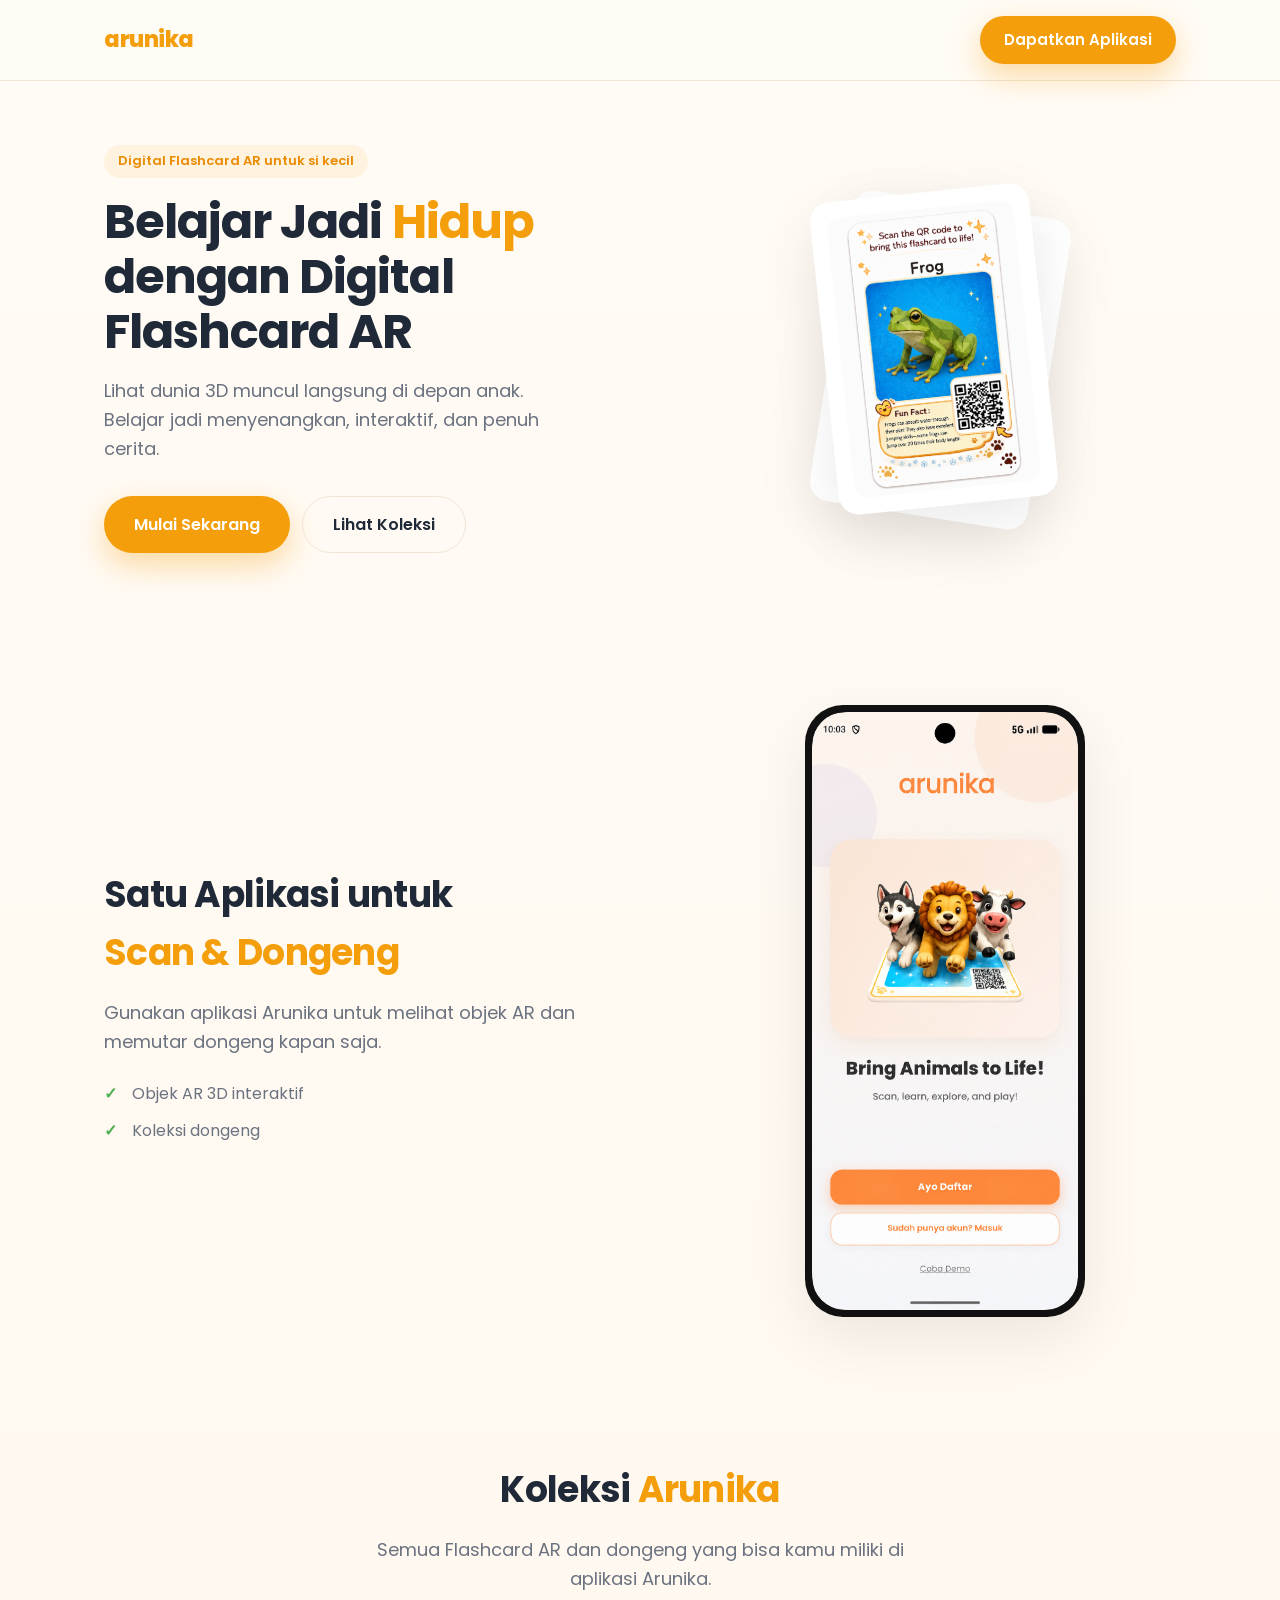
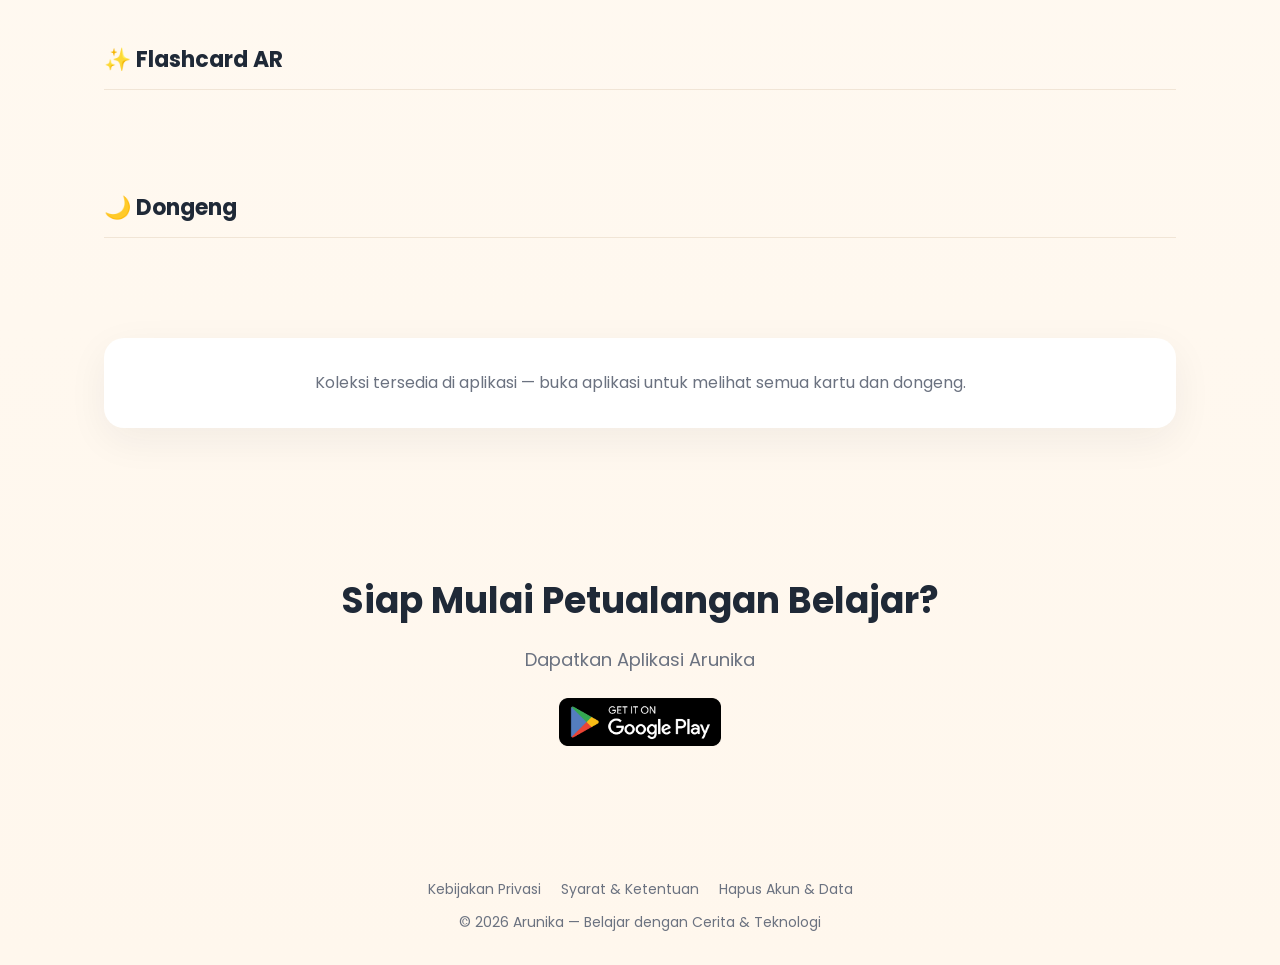
<file: index.html>
<!DOCTYPE html>
<html lang="id">
<head>
  <meta charset="UTF-8" />
  <meta name="viewport" content="width=device-width, initial-scale=1.0" />
  <title>Arunika — Flashcard AR &amp; Dongeng</title>
  <meta name="description" content="Belajar jadi hidup dengan Digital Flashcard AR dari Arunika. Lihat dunia 3D muncul, dan nikmati dongeng gratis di aplikasi." />

  <link rel="preconnect" href="https://fonts.googleapis.com" />
  <link rel="preconnect" href="https://fonts.gstatic.com" crossorigin />
  <link href="https://fonts.googleapis.com/css2?family=Poppins:wght@400;500;600;700;800&display=swap" rel="stylesheet">

  <link rel="icon" href="favicon.ico" sizes="any" />
  <link rel="icon" type="image/png" sizes="32x32" href="assets/icons/favicon-32.png" />
  <link rel="icon" type="image/png" sizes="16x16" href="assets/icons/favicon-16.png" />
  <link rel="apple-touch-icon" href="assets/icons/apple-touch-icon.png" />
  <link rel="manifest" href="site.webmanifest" />
  <meta name="theme-color" content="#C2541F" />
  <link rel="stylesheet" href="styles.css?v=20261126" />
</head>
<body>

  <header class="site-header">
    <div class="container header-inner">
      <div class="logo">arunika</div>
      <a href="#cta" class="btn btn-primary">Dapatkan Aplikasi</a>
    </div>
  </header>

  <main>
    <!-- HERO -->
    <section class="hero">
      <div class="container hero-grid">
        <div class="hero-copy">
          <span class="eyebrow">Digital Flashcard AR untuk si kecil</span>
          <h1>Belajar Jadi <span class="accent">Hidup</span><br />dengan Digital Flashcard AR</h1>
          <p class="lede">
            Lihat dunia 3D muncul langsung di depan anak.
            Belajar jadi menyenangkan, interaktif, dan penuh cerita.
          </p>
          <div class="hero-actions">
            <a href="#cta" class="btn btn-primary btn-lg">Mulai Sekarang</a>
            <a href="#catalog" class="btn btn-ghost btn-lg">Lihat Koleksi</a>
          </div>
        </div>

        <div class="hero-visual">
          <div class="flashcard-stack">
            <div class="flashcard flashcard-back">
              <img src="assets/back.png" alt="Bagian belakang Flashcard AR Arunika" />
            </div>
            <div class="flashcard flashcard-front">
              <img src="assets/flashcard-preview.png" alt="Contoh Flashcard AR Arunika" />
            </div>
          </div>
        </div>
      </div>
    </section>

    <!-- APP PREVIEW -->
    <section class="section">
      <div class="container app-preview-grid">
        <div class="app-preview-copy">
          <h2>Satu Aplikasi untuk<br /><span class="accent">Scan &amp; Dongeng</span></h2>
          <p class="lede">
            Gunakan aplikasi Arunika untuk
            melihat objek AR dan memutar dongeng kapan saja.
          </p>
          <ul class="checklist">
            <li>Objek AR 3D interaktif</li>
            <li>Koleksi dongeng</li>
          </ul>
        </div>
        <div class="app-preview-visual">
          <div class="phone-frame phone-frame-lg">
            <img src="assets/phone-release.png" alt="Aplikasi Arunika menampilkan koleksi kartu" />
          </div>
        </div>
      </div>
    </section>

    <!-- CATALOG: every AR card and fairy tale, live from the API -->
    <section class="section" id="catalog">
      <div class="container">
        <div class="section-heading">
          <h2>Koleksi <span class="accent">Arunika</span></h2>
          <p class="lede">Semua Flashcard AR dan dongeng yang bisa kamu miliki di aplikasi Arunika.</p>
        </div>

        <div class="catalog-cluster" id="catalog-ar" hidden>
          <div class="catalog-cluster-head">
            <h3>✨ Flashcard AR</h3>
            <span class="catalog-count"></span>
          </div>
          <div class="product-carousel">
            <div class="product-grid"></div>
          </div>
          <div class="product-dots" hidden></div>
        </div>

        <div class="catalog-cluster" id="catalog-dongeng" hidden>
          <div class="catalog-cluster-head">
            <h3>🌙 Dongeng</h3>
            <span class="catalog-count"></span>
          </div>
          <div class="product-carousel">
            <div class="product-grid"></div>
          </div>
          <div class="product-dots" hidden></div>
        </div>

        <div id="catalog-loading" class="product-status">Memuat koleksi…</div>
        <div id="catalog-fallback" class="product-status" hidden>
          Koleksi tersedia di aplikasi — buka aplikasi untuk melihat semua kartu dan dongeng.
        </div>
      </div>
    </section>

    <!-- CTA -->
    <section class="section final-cta" id="cta">
      <div class="container">
        <h2>Siap Mulai Petualangan Belajar?</h2>
        <p class="lede">Dapatkan Aplikasi Arunika</p>

        <div class="store-badges">
          <a href="https://play.google.com/store/apps/details?id=com.arunika">
            <img src="assets/playstore.png" alt="Segera di Play Store" height="48" />
          </a>
        </div>

      </div>
    </section>
  </main>

  <footer class="site-footer">
    <div class="container">
      <div class="footer-links">
        <a href="privacy-policy.html">Kebijakan Privasi</a>
        <a href="terms.html">Syarat &amp; Ketentuan</a>
        <a href="account-deletion.html">Hapus Akun &amp; Data</a>
      </div>
      © 2026 Arunika — Belajar dengan Cerita &amp; Teknologi
    </div>
  </footer>

  <script src="script.js?v=20261126"></script>
</body>
</html>
</file>
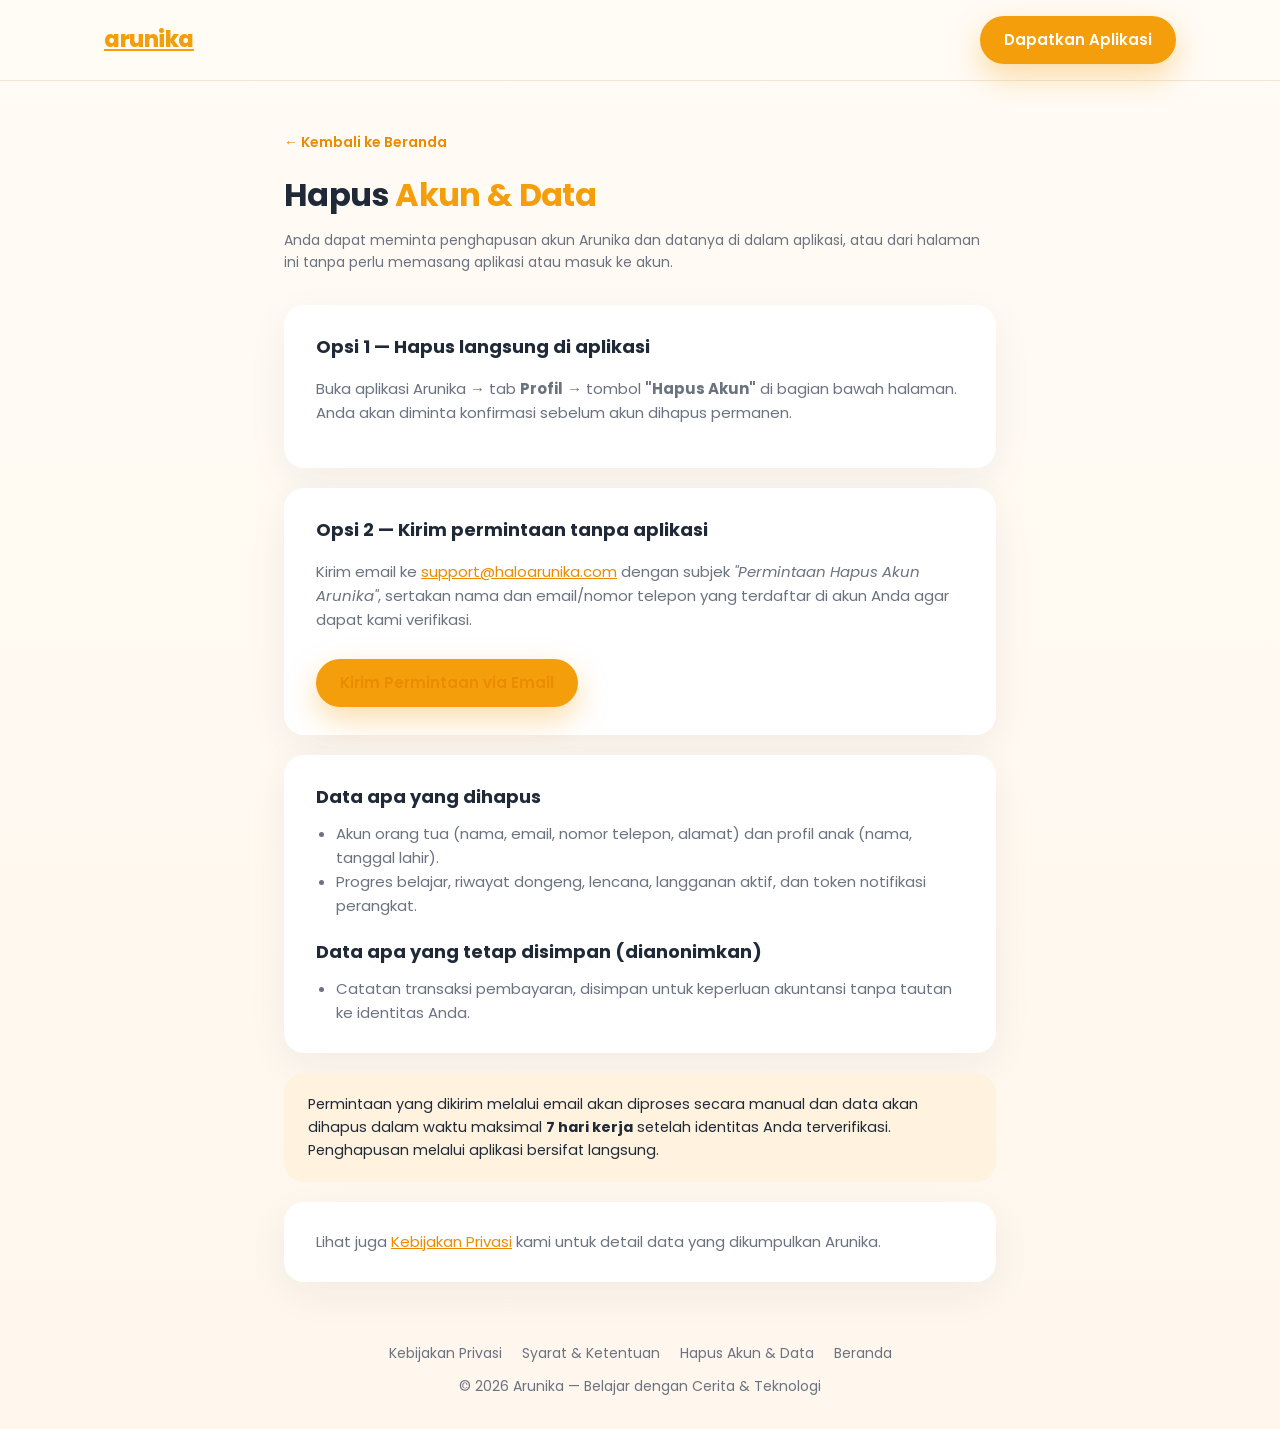
<file: account-deletion.html>
<!DOCTYPE html>
<html lang="id">
<head>
  <meta charset="UTF-8" />
  <meta name="viewport" content="width=device-width, initial-scale=1.0" />
  <title>Hapus Akun &amp; Data — Arunika</title>
  <meta name="description" content="Cara meminta penghapusan akun dan data Arunika, di dalam aplikasi maupun tanpa memasang aplikasi." />

  <link rel="preconnect" href="https://fonts.googleapis.com" />
  <link rel="preconnect" href="https://fonts.gstatic.com" crossorigin />
  <link href="https://fonts.googleapis.com/css2?family=Poppins:wght@400;500;600;700;800&display=swap" rel="stylesheet">

  <link rel="icon" href="favicon.ico" sizes="any" />
  <link rel="icon" type="image/png" sizes="32x32" href="assets/icons/favicon-32.png" />
  <link rel="icon" type="image/png" sizes="16x16" href="assets/icons/favicon-16.png" />
  <link rel="apple-touch-icon" href="assets/icons/apple-touch-icon.png" />
  <link rel="manifest" href="site.webmanifest" />
  <meta name="theme-color" content="#C2541F" />
  <link rel="stylesheet" href="styles.css?v=20261126" />
</head>
<body>

  <header class="site-header">
    <div class="container header-inner">
      <a href="index.html" class="logo">arunika</a>
      <a href="index.html#cta" class="btn btn-primary">Dapatkan Aplikasi</a>
    </div>
  </header>

  <main>
    <section class="section legal-header">
      <div class="container legal-container">
        <a href="index.html" class="back-link">&larr; Kembali ke Beranda</a>
        <h1>Hapus <span class="accent">Akun &amp; Data</span></h1>
        <p class="legal-updated">Anda dapat meminta penghapusan akun Arunika dan datanya di dalam aplikasi, atau dari halaman ini tanpa perlu memasang aplikasi atau masuk ke akun.</p>

        <div class="legal-card">
          <h2>Opsi 1 — Hapus langsung di aplikasi</h2>
          <p>
            Buka aplikasi Arunika → tab <strong>Profil</strong> → tombol <strong>"Hapus Akun"</strong> di bagian
            bawah halaman. Anda akan diminta konfirmasi sebelum akun dihapus permanen.
          </p>
        </div>

        <div class="legal-card">
          <h2>Opsi 2 — Kirim permintaan tanpa aplikasi</h2>
          <p>
            Kirim email ke <a href="mailto:support@haloarunika.com?subject=Permintaan%20Hapus%20Akun%20Arunika&body=Nama%3A%0AEmail%20akun%20terdaftar%3A%0ANomor%20telepon%20terdaftar%20(opsional)%3A%0A">support@haloarunika.com</a>
            dengan subjek <em>"Permintaan Hapus Akun Arunika"</em>, sertakan nama dan email/nomor telepon yang
            terdaftar di akun Anda agar dapat kami verifikasi.
          </p>
          <a class="btn btn-primary" href="mailto:support@haloarunika.com?subject=Permintaan%20Hapus%20Akun%20Arunika&body=Nama%3A%0AEmail%20akun%20terdaftar%3A%0ANomor%20telepon%20terdaftar%20(opsional)%3A%0A" style="margin-top:12px;display:inline-block;">
            Kirim Permintaan via Email
          </a>
        </div>

        <div class="legal-card">
          <h2>Data apa yang dihapus</h2>
          <ul>
            <li>Akun orang tua (nama, email, nomor telepon, alamat) dan profil anak (nama, tanggal lahir).</li>
            <li>Progres belajar, riwayat dongeng, lencana, langganan aktif, dan token notifikasi perangkat.</li>
          </ul>
          <h2 style="margin-top:20px;">Data apa yang tetap disimpan (dianonimkan)</h2>
          <ul>
            <li>Catatan transaksi pembayaran, disimpan untuk keperluan akuntansi tanpa tautan ke identitas Anda.</li>
          </ul>
        </div>

        <div class="legal-callout">
          Permintaan yang dikirim melalui email akan diproses secara manual dan data akan dihapus dalam waktu
          maksimal <strong>7 hari kerja</strong> setelah identitas Anda terverifikasi. Penghapusan melalui
          aplikasi bersifat langsung.
        </div>

        <div class="legal-card">
          <p style="margin:0;">
            Lihat juga <a href="privacy-policy.html">Kebijakan Privasi</a> kami untuk detail data yang dikumpulkan Arunika.
          </p>
        </div>
      </div>
    </section>
  </main>

  <footer class="site-footer">
    <div class="container">
      <div class="footer-links">
        <a href="privacy-policy.html">Kebijakan Privasi</a>
        <a href="terms.html">Syarat &amp; Ketentuan</a>
        <a href="account-deletion.html">Hapus Akun &amp; Data</a>
        <a href="index.html">Beranda</a>
      </div>
      © 2026 Arunika — Belajar dengan Cerita &amp; Teknologi
    </div>
  </footer>

</body>
</html>
</file>
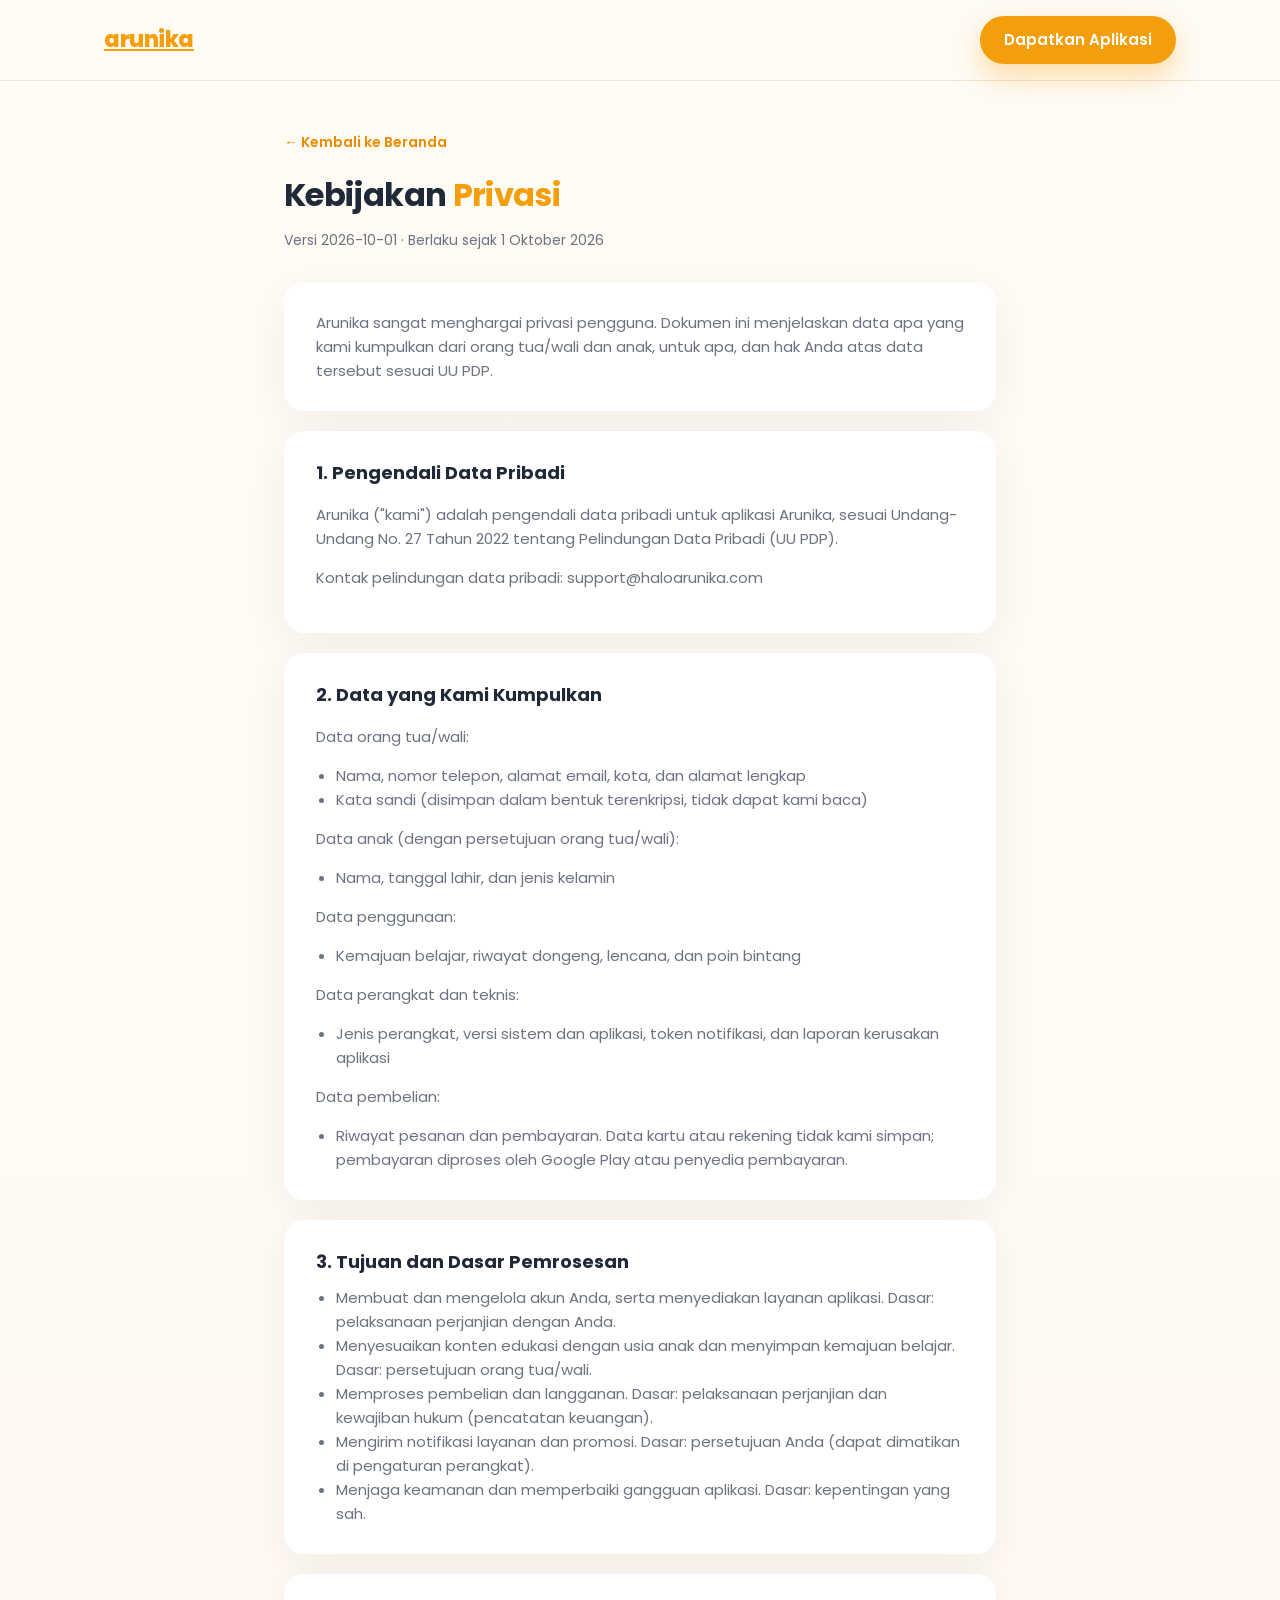
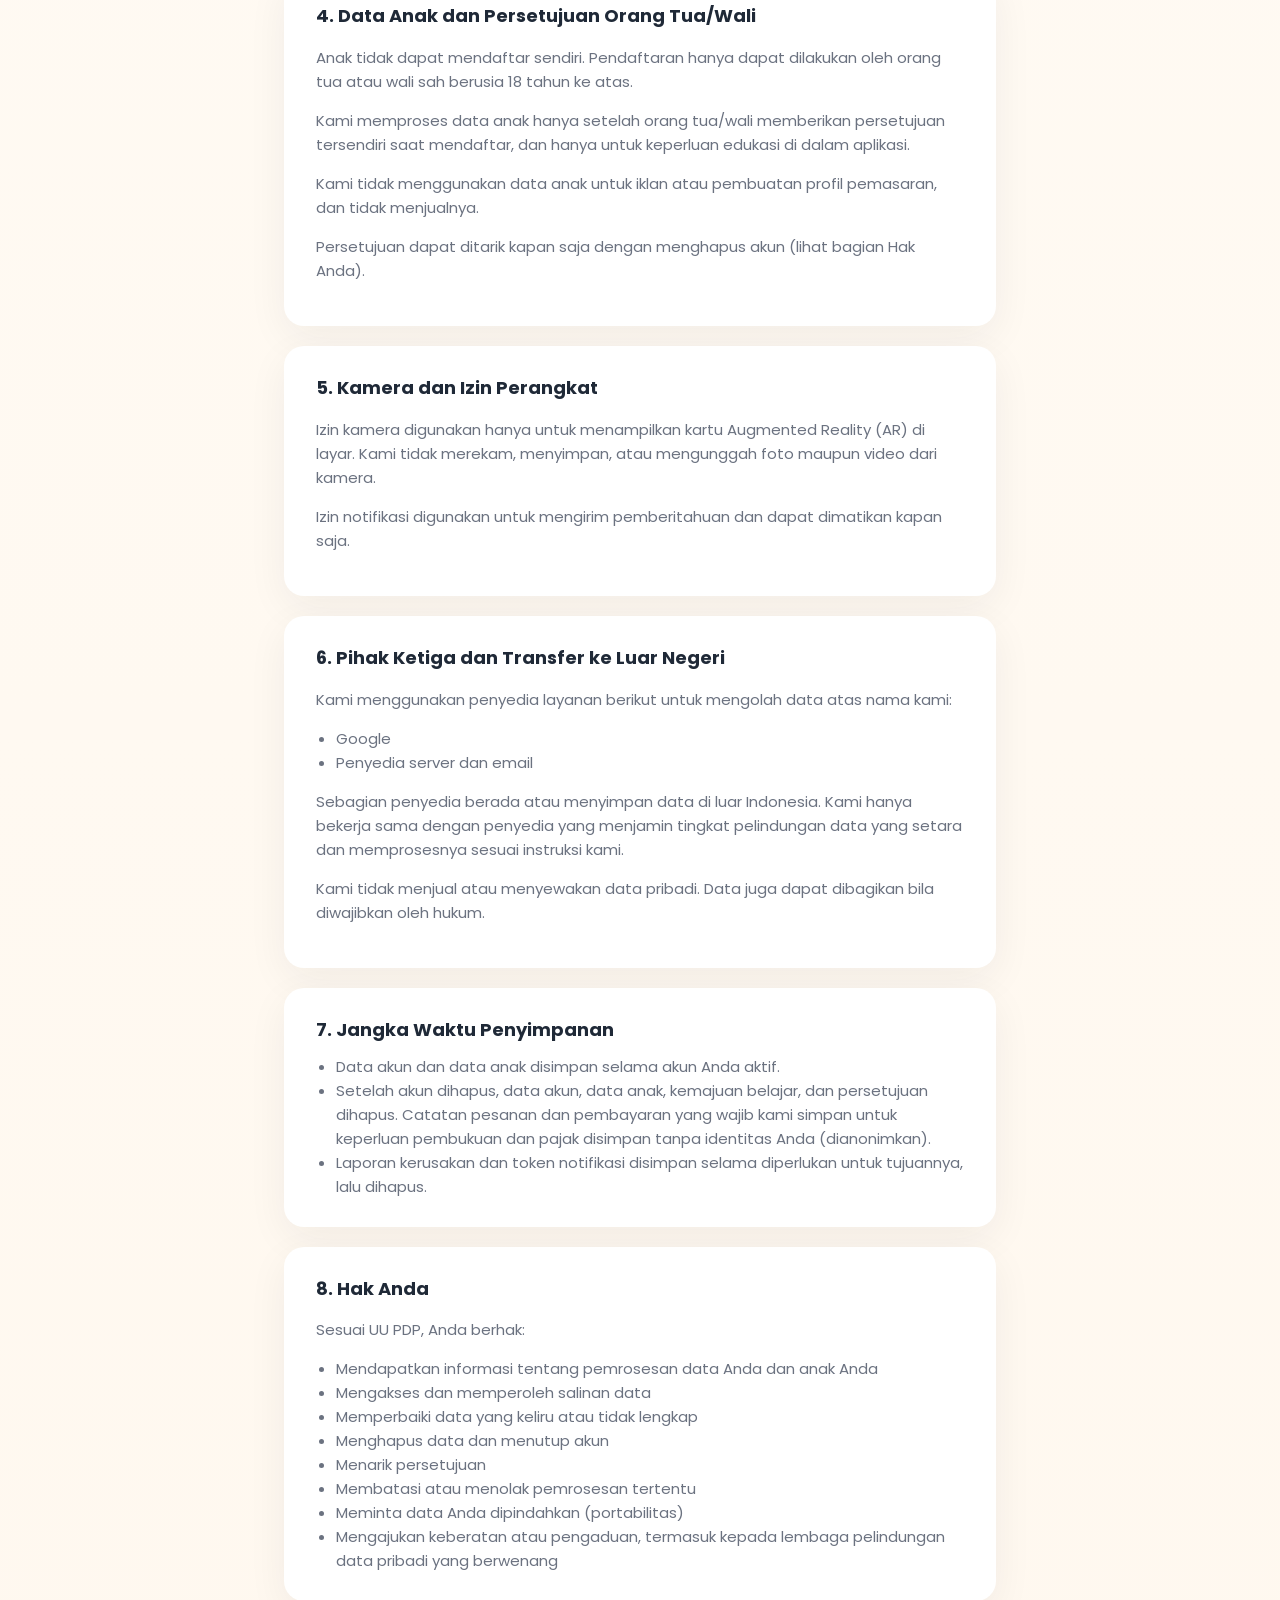
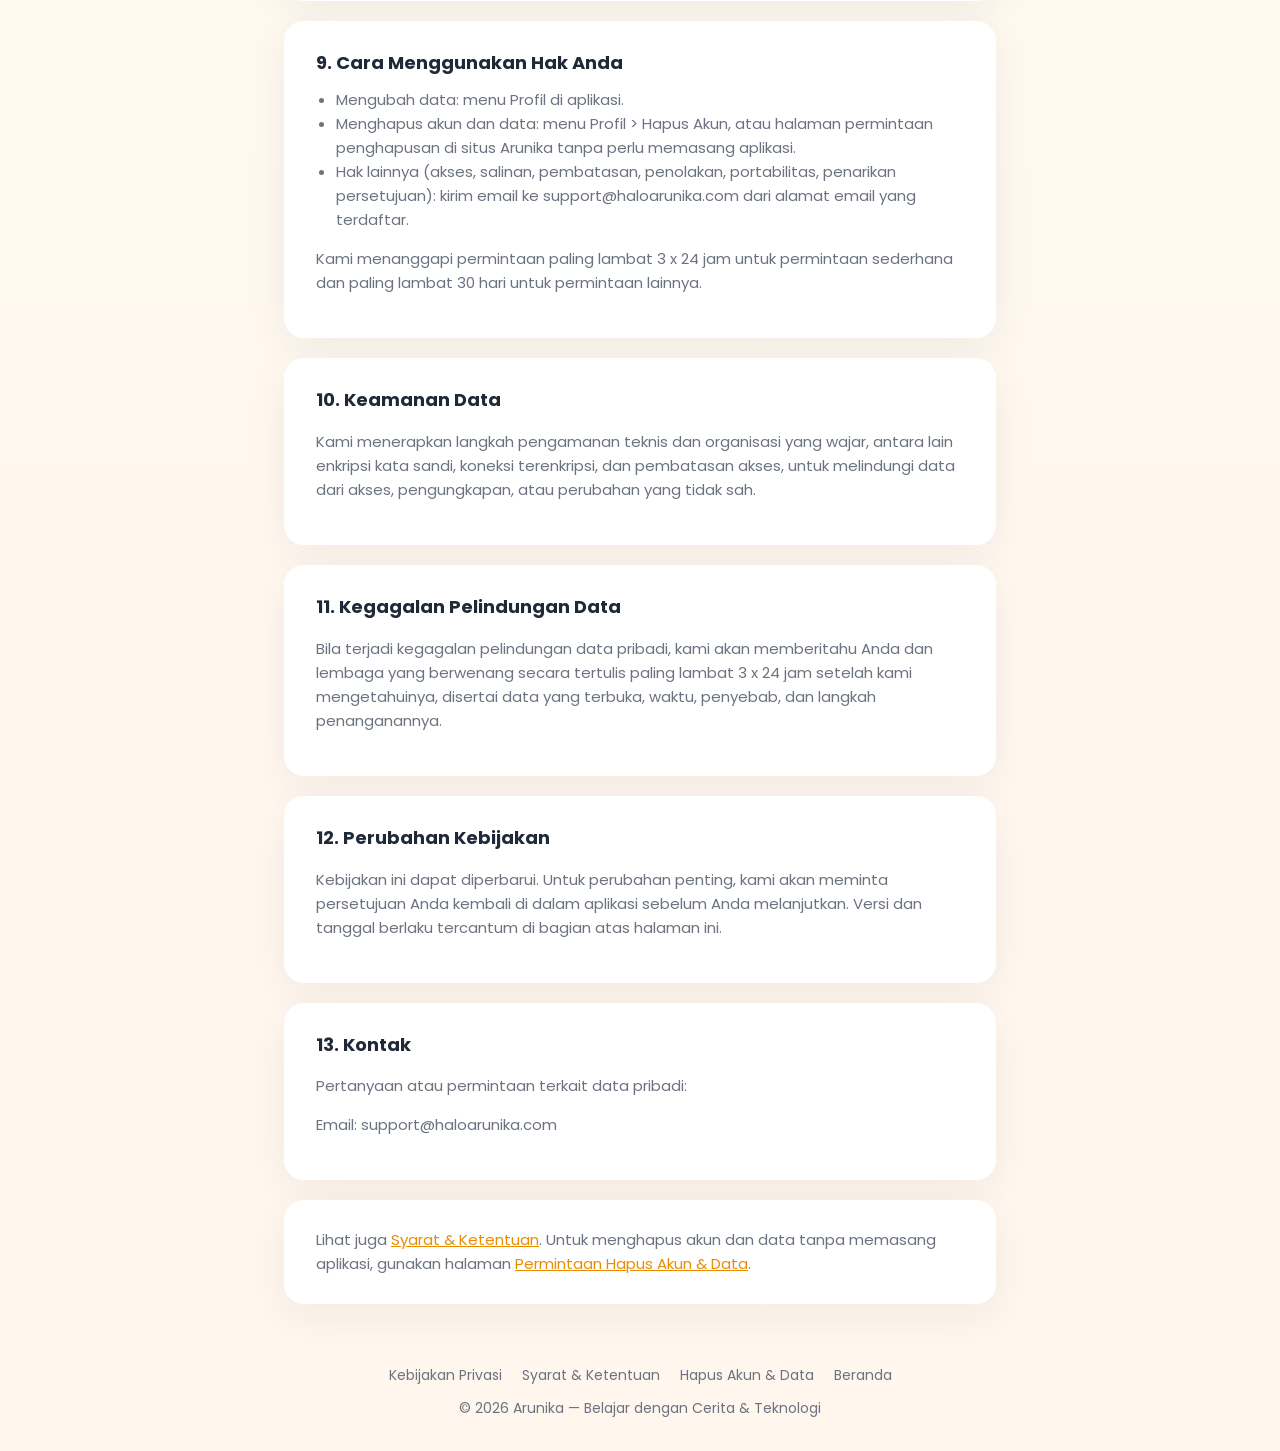
<file: privacy-policy.html>
<!DOCTYPE html>
<html lang="id">
<head>
  <meta charset="UTF-8" />
  <meta name="viewport" content="width=device-width, initial-scale=1.0" />
  <title>Kebijakan Privasi — Arunika</title>
  <meta name="description" content="Kebijakan privasi Arunika sesuai UU PDP: data orang tua dan anak yang kami kumpulkan, tujuan, hak Anda, dan cara menghapus data." />

  <link rel="preconnect" href="https://fonts.googleapis.com" />
  <link rel="preconnect" href="https://fonts.gstatic.com" crossorigin />
  <link href="https://fonts.googleapis.com/css2?family=Poppins:wght@400;500;600;700;800&display=swap" rel="stylesheet">

  <link rel="icon" href="favicon.ico" sizes="any" />
  <link rel="icon" type="image/png" sizes="32x32" href="assets/icons/favicon-32.png" />
  <link rel="icon" type="image/png" sizes="16x16" href="assets/icons/favicon-16.png" />
  <link rel="apple-touch-icon" href="assets/icons/apple-touch-icon.png" />
  <link rel="manifest" href="site.webmanifest" />
  <meta name="theme-color" content="#C2541F" />
  <link rel="stylesheet" href="styles.css?v=20261126" />
</head>
<body>

  <header class="site-header">
    <div class="container header-inner">
      <a href="index.html" class="logo">arunika</a>
      <a href="index.html#cta" class="btn btn-primary">Dapatkan Aplikasi</a>
    </div>
  </header>

  <main>
    <section class="section legal-header">
      <div class="container legal-container">
        <a href="index.html" class="back-link">&larr; Kembali ke Beranda</a>
        <h1>Kebijakan <span class="accent">Privasi</span></h1>
        <p class="legal-updated" id="legal-version">Versi 2026-10-01 · Berlaku sejak 1 Oktober 2026</p>

        <div class="legal-card">
          <p style="margin:0;">Arunika sangat menghargai privasi pengguna. Dokumen ini menjelaskan data apa yang kami kumpulkan dari orang tua/wali dan anak, untuk apa, dan hak Anda atas data tersebut sesuai UU PDP.</p>
        </div>

        <div class="legal-card">
          <h2>1. Pengendali Data Pribadi</h2>
          <p>Arunika (&quot;kami&quot;) adalah pengendali data pribadi untuk aplikasi Arunika, sesuai Undang-Undang No. 27 Tahun 2022 tentang Pelindungan Data Pribadi (UU PDP).</p>
          <p>Kontak pelindungan data pribadi: support@haloarunika.com</p>
        </div>

        <div class="legal-card">
          <h2>2. Data yang Kami Kumpulkan</h2>
          <p>Data orang tua/wali:</p>
          <ul>
            <li>Nama, nomor telepon, alamat email, kota, dan alamat lengkap</li>
            <li>Kata sandi (disimpan dalam bentuk terenkripsi, tidak dapat kami baca)</li>
          </ul>
          <p>Data anak (dengan persetujuan orang tua/wali):</p>
          <ul>
            <li>Nama, tanggal lahir, dan jenis kelamin</li>
          </ul>
          <p>Data penggunaan:</p>
          <ul>
            <li>Kemajuan belajar, riwayat dongeng, lencana, dan poin bintang</li>
          </ul>
          <p>Data perangkat dan teknis:</p>
          <ul>
            <li>Jenis perangkat, versi sistem dan aplikasi, token notifikasi, dan laporan kerusakan aplikasi</li>
          </ul>
          <p>Data pembelian:</p>
          <ul>
            <li>Riwayat pesanan dan pembayaran. Data kartu atau rekening tidak kami simpan; pembayaran diproses oleh Google Play atau penyedia pembayaran.</li>
          </ul>
        </div>

        <div class="legal-card">
          <h2>3. Tujuan dan Dasar Pemrosesan</h2>
          <ul>
            <li>Membuat dan mengelola akun Anda, serta menyediakan layanan aplikasi. Dasar: pelaksanaan perjanjian dengan Anda.</li>
            <li>Menyesuaikan konten edukasi dengan usia anak dan menyimpan kemajuan belajar. Dasar: persetujuan orang tua/wali.</li>
            <li>Memproses pembelian dan langganan. Dasar: pelaksanaan perjanjian dan kewajiban hukum (pencatatan keuangan).</li>
            <li>Mengirim notifikasi layanan dan promosi. Dasar: persetujuan Anda (dapat dimatikan di pengaturan perangkat).</li>
            <li>Menjaga keamanan dan memperbaiki gangguan aplikasi. Dasar: kepentingan yang sah.</li>
          </ul>
        </div>

        <div class="legal-card">
          <h2>4. Data Anak dan Persetujuan Orang Tua/Wali</h2>
          <p>Anak tidak dapat mendaftar sendiri. Pendaftaran hanya dapat dilakukan oleh orang tua atau wali sah berusia 18 tahun ke atas.</p>
          <p>Kami memproses data anak hanya setelah orang tua/wali memberikan persetujuan tersendiri saat mendaftar, dan hanya untuk keperluan edukasi di dalam aplikasi.</p>
          <p>Kami tidak menggunakan data anak untuk iklan atau pembuatan profil pemasaran, dan tidak menjualnya.</p>
          <p>Persetujuan dapat ditarik kapan saja dengan menghapus akun (lihat bagian Hak Anda).</p>
        </div>

        <div class="legal-card">
          <h2>5. Kamera dan Izin Perangkat</h2>
          <p>Izin kamera digunakan hanya untuk menampilkan kartu Augmented Reality (AR) di layar. Kami tidak merekam, menyimpan, atau mengunggah foto maupun video dari kamera.</p>
          <p>Izin notifikasi digunakan untuk mengirim pemberitahuan dan dapat dimatikan kapan saja.</p>
        </div>

        <div class="legal-card">
          <h2>6. Pihak Ketiga dan Transfer ke Luar Negeri</h2>
          <p>Kami menggunakan penyedia layanan berikut untuk mengolah data atas nama kami:</p>
          <ul>
            <li>Google</li>
            <li>Penyedia server dan email</li>
          </ul>
          <p>Sebagian penyedia berada atau menyimpan data di luar Indonesia. Kami hanya bekerja sama dengan penyedia yang menjamin tingkat pelindungan data yang setara dan memprosesnya sesuai instruksi kami.</p>
          <p>Kami tidak menjual atau menyewakan data pribadi. Data juga dapat dibagikan bila diwajibkan oleh hukum.</p>
        </div>

        <div class="legal-card">
          <h2>7. Jangka Waktu Penyimpanan</h2>
          <ul>
            <li>Data akun dan data anak disimpan selama akun Anda aktif.</li>
            <li>Setelah akun dihapus, data akun, data anak, kemajuan belajar, dan persetujuan dihapus. Catatan pesanan dan pembayaran yang wajib kami simpan untuk keperluan pembukuan dan pajak disimpan tanpa identitas Anda (dianonimkan).</li>
            <li>Laporan kerusakan dan token notifikasi disimpan selama diperlukan untuk tujuannya, lalu dihapus.</li>
          </ul>
        </div>

        <div class="legal-card">
          <h2>8. Hak Anda</h2>
          <p>Sesuai UU PDP, Anda berhak:</p>
          <ul>
            <li>Mendapatkan informasi tentang pemrosesan data Anda dan anak Anda</li>
            <li>Mengakses dan memperoleh salinan data</li>
            <li>Memperbaiki data yang keliru atau tidak lengkap</li>
            <li>Menghapus data dan menutup akun</li>
            <li>Menarik persetujuan</li>
            <li>Membatasi atau menolak pemrosesan tertentu</li>
            <li>Meminta data Anda dipindahkan (portabilitas)</li>
            <li>Mengajukan keberatan atau pengaduan, termasuk kepada lembaga pelindungan data pribadi yang berwenang</li>
          </ul>
        </div>

        <div class="legal-card">
          <h2>9. Cara Menggunakan Hak Anda</h2>
          <ul>
            <li>Mengubah data: menu Profil di aplikasi.</li>
            <li>Menghapus akun dan data: menu Profil &gt; Hapus Akun, atau halaman permintaan penghapusan di situs Arunika tanpa perlu memasang aplikasi.</li>
            <li>Hak lainnya (akses, salinan, pembatasan, penolakan, portabilitas, penarikan persetujuan): kirim email ke support@haloarunika.com dari alamat email yang terdaftar.</li>
          </ul>
          <p>Kami menanggapi permintaan paling lambat 3 x 24 jam untuk permintaan sederhana dan paling lambat 30 hari untuk permintaan lainnya.</p>
        </div>

        <div class="legal-card">
          <h2>10. Keamanan Data</h2>
          <p>Kami menerapkan langkah pengamanan teknis dan organisasi yang wajar, antara lain enkripsi kata sandi, koneksi terenkripsi, dan pembatasan akses, untuk melindungi data dari akses, pengungkapan, atau perubahan yang tidak sah.</p>
        </div>

        <div class="legal-card">
          <h2>11. Kegagalan Pelindungan Data</h2>
          <p>Bila terjadi kegagalan pelindungan data pribadi, kami akan memberitahu Anda dan lembaga yang berwenang secara tertulis paling lambat 3 x 24 jam setelah kami mengetahuinya, disertai data yang terbuka, waktu, penyebab, dan langkah penanganannya.</p>
        </div>

        <div class="legal-card">
          <h2>12. Perubahan Kebijakan</h2>
          <p>Kebijakan ini dapat diperbarui. Untuk perubahan penting, kami akan meminta persetujuan Anda kembali di dalam aplikasi sebelum Anda melanjutkan. Versi dan tanggal berlaku tercantum di bagian atas halaman ini.</p>
        </div>

        <div class="legal-card">
          <h2>13. Kontak</h2>
          <p>Pertanyaan atau permintaan terkait data pribadi:</p>
          <p>Email: support@haloarunika.com</p>
        </div>

        <div class="legal-card">
          <p style="margin:0;">Lihat juga <a href="terms.html">Syarat &amp; Ketentuan</a>. Untuk menghapus akun dan data tanpa memasang aplikasi, gunakan halaman <a href="account-deletion.html">Permintaan Hapus Akun &amp; Data</a>.</p>
        </div>
      </div>
    </section>
  </main>

  <footer class="site-footer">
    <div class="container">
      <div class="footer-links">
        <a href="privacy-policy.html">Kebijakan Privasi</a>
        <a href="terms.html">Syarat &amp; Ketentuan</a>
        <a href="account-deletion.html">Hapus Akun &amp; Data</a>
        <a href="index.html">Beranda</a>
      </div>
      © 2026 Arunika — Belajar dengan Cerita &amp; Teknologi
    </div>
  </footer>

</body>
</html>
</file>
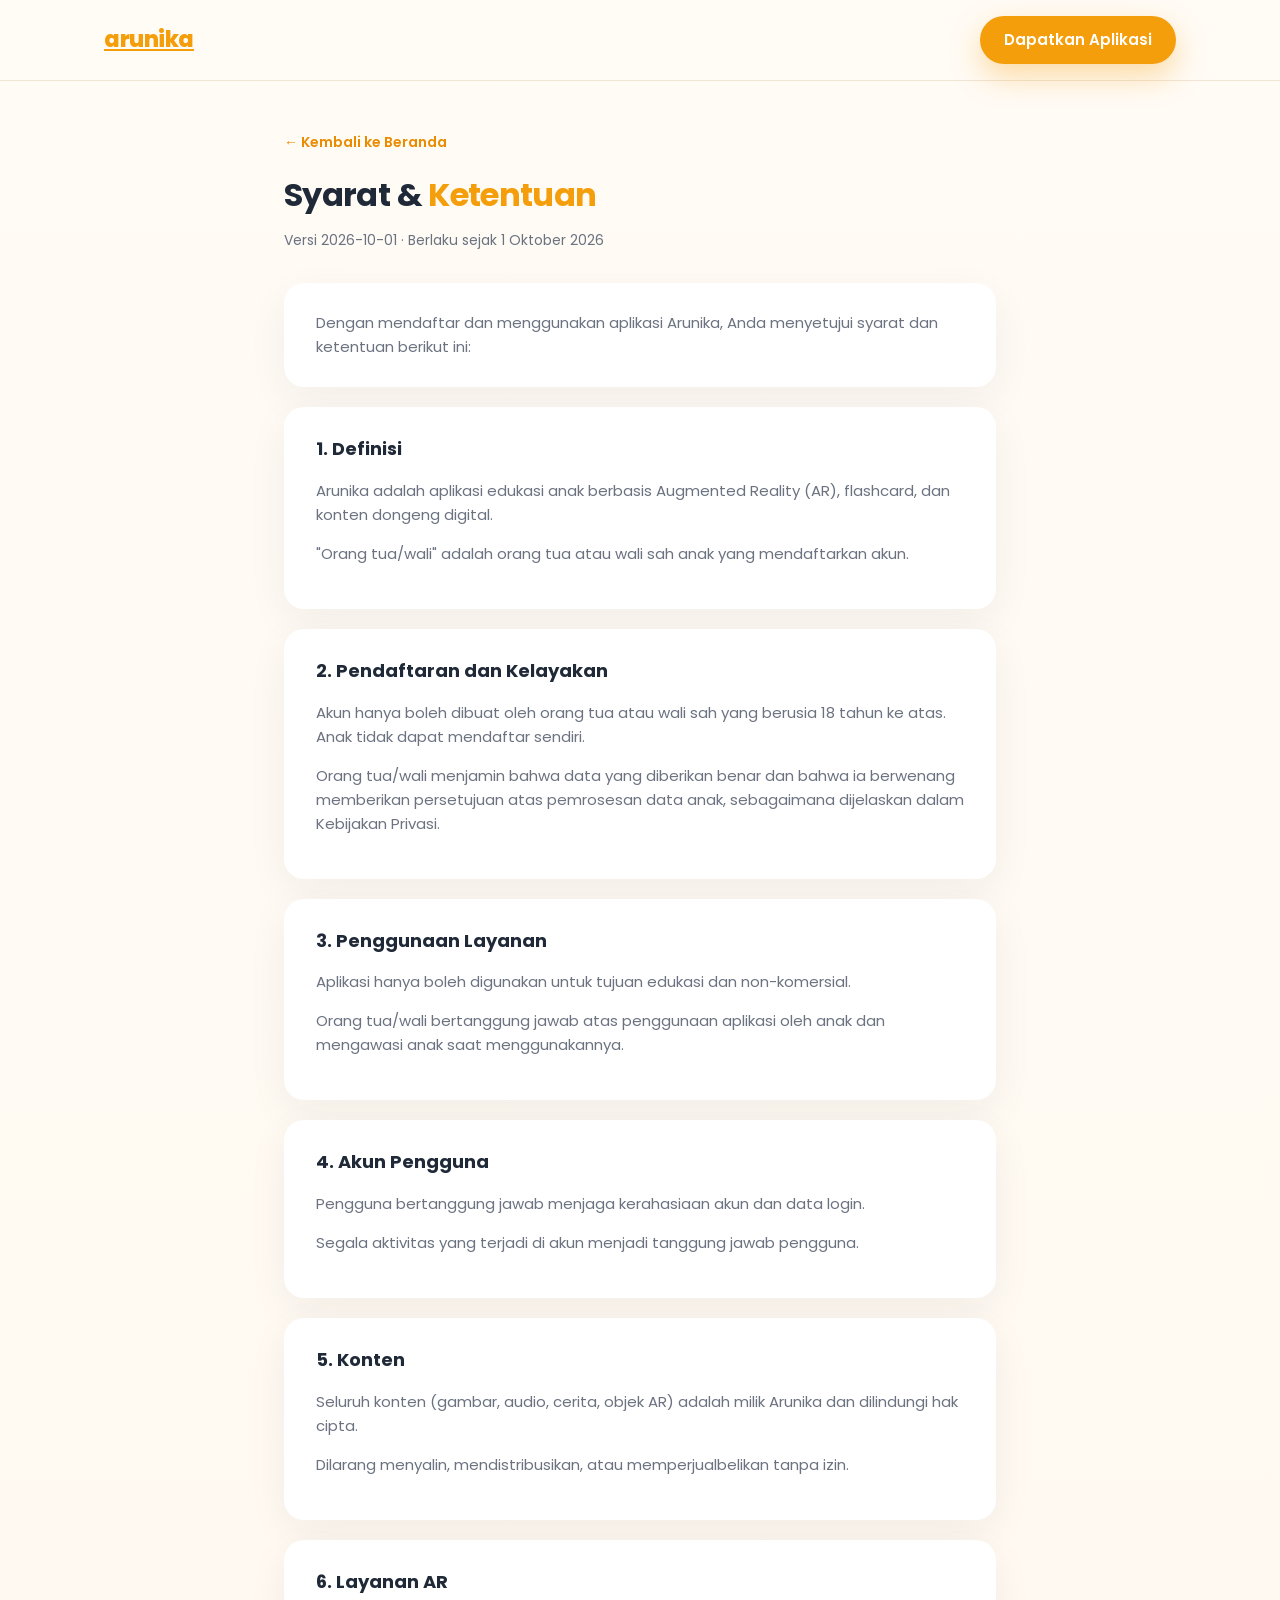
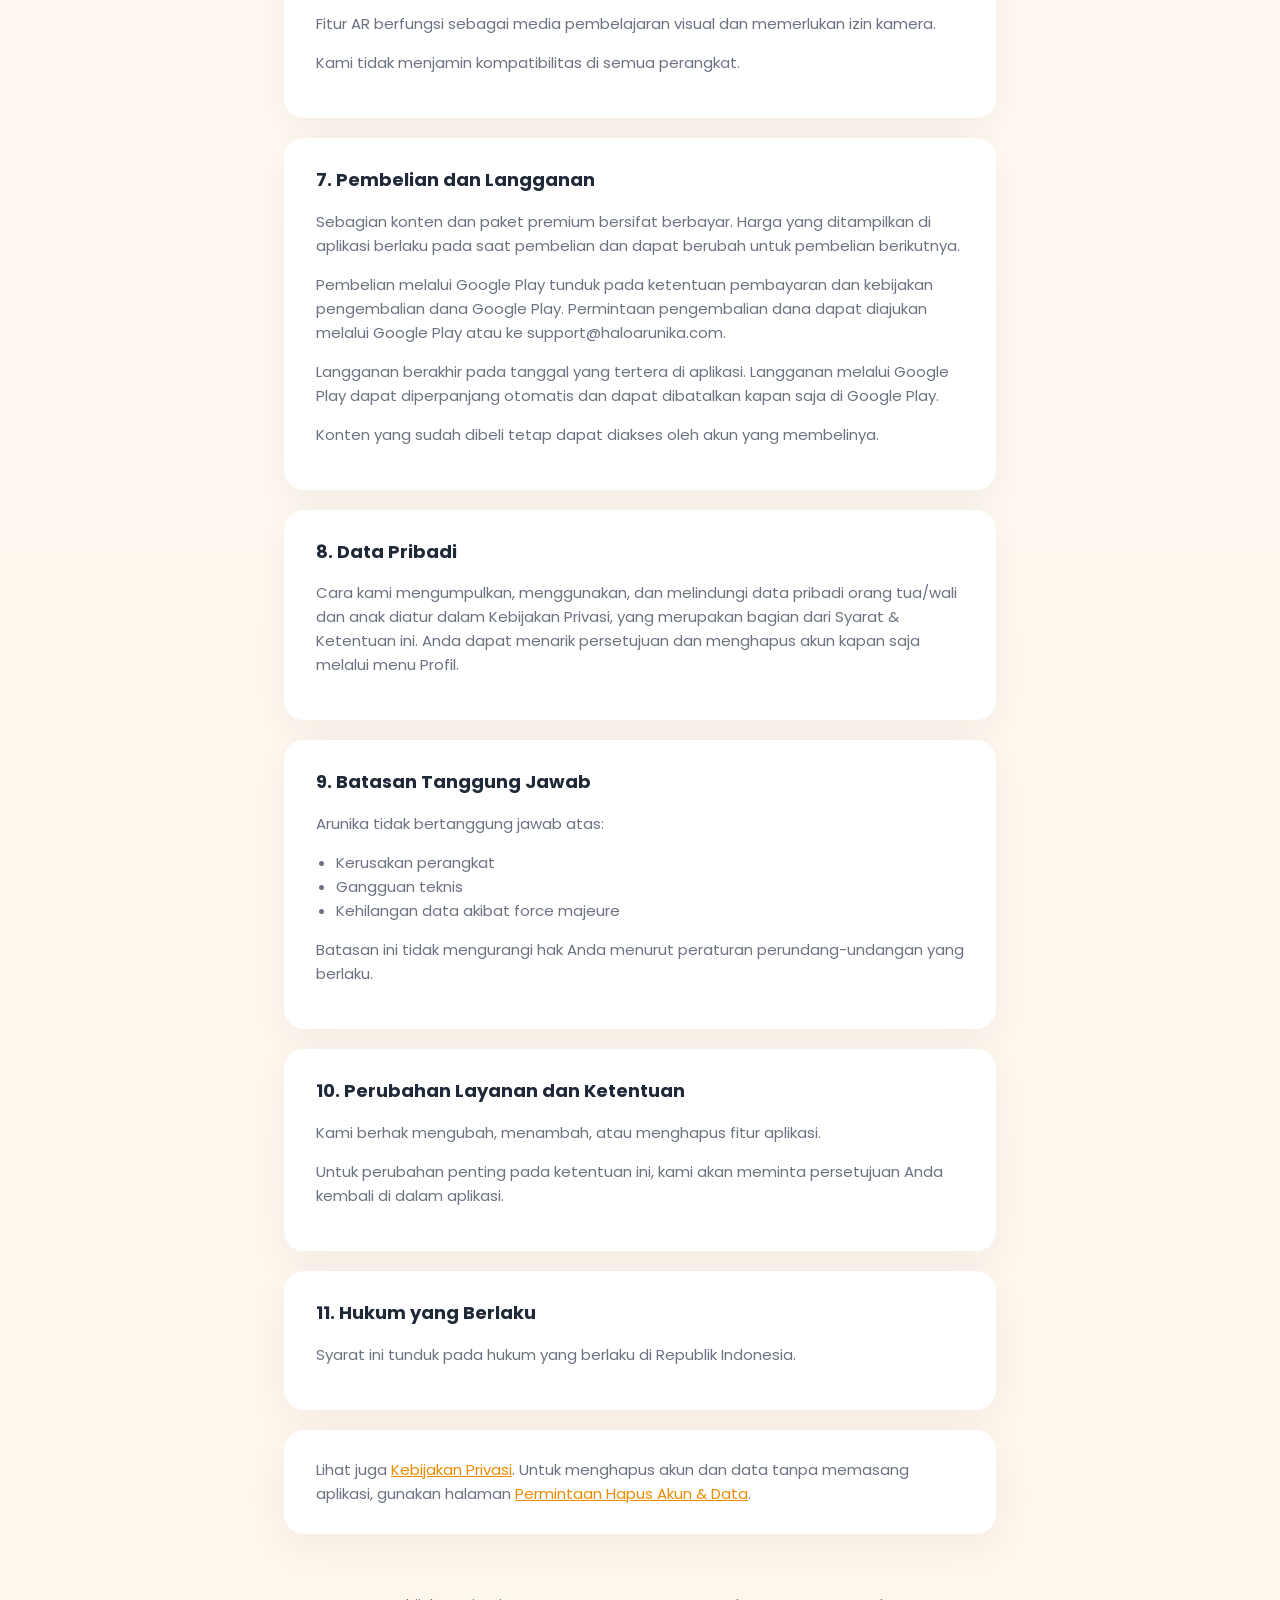
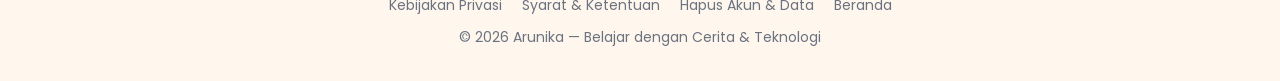
<file: terms.html>
<!DOCTYPE html>
<html lang="id">
<head>
  <meta charset="UTF-8" />
  <meta name="viewport" content="width=device-width, initial-scale=1.0" />
  <title>Syarat & Ketentuan — Arunika</title>
  <meta name="description" content="Syarat dan ketentuan penggunaan aplikasi Arunika." />

  <link rel="preconnect" href="https://fonts.googleapis.com" />
  <link rel="preconnect" href="https://fonts.gstatic.com" crossorigin />
  <link href="https://fonts.googleapis.com/css2?family=Poppins:wght@400;500;600;700;800&display=swap" rel="stylesheet">

  <link rel="icon" href="favicon.ico" sizes="any" />
  <link rel="icon" type="image/png" sizes="32x32" href="assets/icons/favicon-32.png" />
  <link rel="icon" type="image/png" sizes="16x16" href="assets/icons/favicon-16.png" />
  <link rel="apple-touch-icon" href="assets/icons/apple-touch-icon.png" />
  <link rel="manifest" href="site.webmanifest" />
  <meta name="theme-color" content="#C2541F" />
  <link rel="stylesheet" href="styles.css?v=20261126" />
</head>
<body>

  <header class="site-header">
    <div class="container header-inner">
      <a href="index.html" class="logo">arunika</a>
      <a href="index.html#cta" class="btn btn-primary">Dapatkan Aplikasi</a>
    </div>
  </header>

  <main>
    <section class="section legal-header">
      <div class="container legal-container">
        <a href="index.html" class="back-link">&larr; Kembali ke Beranda</a>
        <h1>Syarat &amp; <span class="accent">Ketentuan</span></h1>
        <p class="legal-updated" id="legal-version">Versi 2026-10-01 · Berlaku sejak 1 Oktober 2026</p>

        <div class="legal-card">
          <p style="margin:0;">Dengan mendaftar dan menggunakan aplikasi Arunika, Anda menyetujui syarat dan ketentuan berikut ini:</p>
        </div>

        <div class="legal-card">
          <h2>1. Definisi</h2>
          <p>Arunika adalah aplikasi edukasi anak berbasis Augmented Reality (AR), flashcard, dan konten dongeng digital.</p>
          <p>&quot;Orang tua/wali&quot; adalah orang tua atau wali sah anak yang mendaftarkan akun.</p>
        </div>

        <div class="legal-card">
          <h2>2. Pendaftaran dan Kelayakan</h2>
          <p>Akun hanya boleh dibuat oleh orang tua atau wali sah yang berusia 18 tahun ke atas. Anak tidak dapat mendaftar sendiri.</p>
          <p>Orang tua/wali menjamin bahwa data yang diberikan benar dan bahwa ia berwenang memberikan persetujuan atas pemrosesan data anak, sebagaimana dijelaskan dalam Kebijakan Privasi.</p>
        </div>

        <div class="legal-card">
          <h2>3. Penggunaan Layanan</h2>
          <p>Aplikasi hanya boleh digunakan untuk tujuan edukasi dan non-komersial.</p>
          <p>Orang tua/wali bertanggung jawab atas penggunaan aplikasi oleh anak dan mengawasi anak saat menggunakannya.</p>
        </div>

        <div class="legal-card">
          <h2>4. Akun Pengguna</h2>
          <p>Pengguna bertanggung jawab menjaga kerahasiaan akun dan data login.</p>
          <p>Segala aktivitas yang terjadi di akun menjadi tanggung jawab pengguna.</p>
        </div>

        <div class="legal-card">
          <h2>5. Konten</h2>
          <p>Seluruh konten (gambar, audio, cerita, objek AR) adalah milik Arunika dan dilindungi hak cipta.</p>
          <p>Dilarang menyalin, mendistribusikan, atau memperjualbelikan tanpa izin.</p>
        </div>

        <div class="legal-card">
          <h2>6. Layanan AR</h2>
          <p>Fitur AR berfungsi sebagai media pembelajaran visual dan memerlukan izin kamera.</p>
          <p>Kami tidak menjamin kompatibilitas di semua perangkat.</p>
        </div>

        <div class="legal-card">
          <h2>7. Pembelian dan Langganan</h2>
          <p>Sebagian konten dan paket premium bersifat berbayar. Harga yang ditampilkan di aplikasi berlaku pada saat pembelian dan dapat berubah untuk pembelian berikutnya.</p>
          <p>Pembelian melalui Google Play tunduk pada ketentuan pembayaran dan kebijakan pengembalian dana Google Play. Permintaan pengembalian dana dapat diajukan melalui Google Play atau ke support@haloarunika.com.</p>
          <p>Langganan berakhir pada tanggal yang tertera di aplikasi. Langganan melalui Google Play dapat diperpanjang otomatis dan dapat dibatalkan kapan saja di Google Play.</p>
          <p>Konten yang sudah dibeli tetap dapat diakses oleh akun yang membelinya.</p>
        </div>

        <div class="legal-card">
          <h2>8. Data Pribadi</h2>
          <p>Cara kami mengumpulkan, menggunakan, dan melindungi data pribadi orang tua/wali dan anak diatur dalam Kebijakan Privasi, yang merupakan bagian dari Syarat &amp; Ketentuan ini. Anda dapat menarik persetujuan dan menghapus akun kapan saja melalui menu Profil.</p>
        </div>

        <div class="legal-card">
          <h2>9. Batasan Tanggung Jawab</h2>
          <p>Arunika tidak bertanggung jawab atas:</p>
          <ul>
            <li>Kerusakan perangkat</li>
            <li>Gangguan teknis</li>
            <li>Kehilangan data akibat force majeure</li>
          </ul>
          <p>Batasan ini tidak mengurangi hak Anda menurut peraturan perundang-undangan yang berlaku.</p>
        </div>

        <div class="legal-card">
          <h2>10. Perubahan Layanan dan Ketentuan</h2>
          <p>Kami berhak mengubah, menambah, atau menghapus fitur aplikasi.</p>
          <p>Untuk perubahan penting pada ketentuan ini, kami akan meminta persetujuan Anda kembali di dalam aplikasi.</p>
        </div>

        <div class="legal-card">
          <h2>11. Hukum yang Berlaku</h2>
          <p>Syarat ini tunduk pada hukum yang berlaku di Republik Indonesia.</p>
        </div>

        <div class="legal-card">
          <p style="margin:0;">Lihat juga <a href="privacy-policy.html">Kebijakan Privasi</a>. Untuk menghapus akun dan data tanpa memasang aplikasi, gunakan halaman <a href="account-deletion.html">Permintaan Hapus Akun &amp; Data</a>.</p>
        </div>
      </div>
    </section>
  </main>

  <footer class="site-footer">
    <div class="container">
      <div class="footer-links">
        <a href="privacy-policy.html">Kebijakan Privasi</a>
        <a href="terms.html">Syarat &amp; Ketentuan</a>
        <a href="account-deletion.html">Hapus Akun &amp; Data</a>
        <a href="index.html">Beranda</a>
      </div>
      © 2026 Arunika — Belajar dengan Cerita &amp; Teknologi
    </div>
  </footer>

</body>
</html>
</file>
<file: styles.css>
:root {
  --orange: #F59E0B;
  --orange-dark: #EA8B00;
  --orange-soft: #FFF3E0;
  --green: #4CAF50;
  --text-dark: #1F2937;
  --text-muted: #6B7280;
  --bg: #FFFBF5;
  --bg-alt: #FFF7ED;
  --card: #FFFFFF;
  --border-soft: #F1E5D6;
  --shadow-soft: 0 12px 40px rgba(31, 41, 55, 0.06);
  --shadow-lift: 0 20px 60px rgba(0, 0, 0, 0.08);
  --radius-lg: 28px;
  --radius-md: 20px;
}

* {
  box-sizing: border-box;
}

html {
  scroll-behavior: smooth;
}

body {
  margin: 0;
  font-family: 'Poppins', sans-serif;
  background: linear-gradient(180deg, var(--bg), var(--bg-alt));
  color: var(--text-dark);
  line-height: 1.6;
  -webkit-font-smoothing: antialiased;
}

img {
  max-width: 100%;
  display: block;
}

.container {
  max-width: 1120px;
  margin: 0 auto;
  padding: 0 24px;
}

.section {
  padding: 72px 0;
}

.accent {
  color: var(--orange);
}

.lede {
  font-size: 18px;
  color: var(--text-muted);
}

/* ---------- Buttons ---------- */
.btn {
  display: inline-flex;
  align-items: center;
  justify-content: center;
  gap: 8px;
  border-radius: 999px;
  font-weight: 600;
  text-decoration: none;
  padding: 12px 24px;
  font-size: 15px;
  transition: transform 0.2s ease, box-shadow 0.2s ease, background 0.2s ease;
  border: none;
  cursor: pointer;
}

.btn-primary {
  background: var(--orange);
  color: #fff;
  box-shadow: 0 12px 30px rgba(245, 158, 11, 0.35);
}

.btn-primary:hover {
  transform: translateY(-2px);
  background: var(--orange-dark);
}

.btn-ghost {
  background: transparent;
  color: var(--text-dark);
  border: 1.5px solid var(--border-soft);
}

.btn-ghost:hover {
  border-color: var(--orange);
  color: var(--orange);
}

.btn-lg {
  padding: 15px 30px;
  font-size: 16px;
}

/* ---------- Header ---------- */
.site-header {
  position: sticky;
  top: env(safe-area-inset-top, 0px);
  z-index: 10;
  background: rgba(255, 251, 245, 0.85);
  backdrop-filter: blur(10px);
  border-bottom: 1px solid var(--border-soft);
}

.header-inner {
  display: flex;
  justify-content: space-between;
  align-items: center;
  padding: 16px 24px;
}

.logo {
  font-weight: 800;
  font-size: 22px;
  color: var(--orange);
  letter-spacing: -0.02em;
}

/* ---------- Hero ---------- */
.hero {
  padding: 64px 0 80px;
}

.hero-grid {
  display: grid;
  grid-template-columns: 1.1fr 1fr;
  gap: 56px;
  align-items: center;
}

.eyebrow {
  display: inline-block;
  background: var(--orange-soft);
  color: var(--orange-dark);
  font-weight: 600;
  font-size: 13px;
  padding: 6px 14px;
  border-radius: 999px;
  margin-bottom: 16px;
}

.hero h1 {
  font-size: 48px;
  line-height: 1.15;
  margin: 0 0 16px;
  font-weight: 700;
  letter-spacing: -0.02em;
}

.hero .lede {
  margin-bottom: 32px;
  max-width: 480px;
}

.hero-actions {
  display: flex;
  gap: 12px;
  flex-wrap: wrap;
}

.hero-visual {
  position: relative;
  display: flex;
  justify-content: center;
  align-items: center;
  gap: 32px;
  min-height: 360px;
}

.flashcard {
  background: var(--card);
  padding: 16px;
  border-radius: var(--radius-md);
  box-shadow: var(--shadow-lift);
  transition: transform 0.4s cubic-bezier(0.22, 1, 0.36, 1);
  width: 220px;
}

.flashcard img {
  border-radius: 14px;
}

/* Front/back flashcard pair: the back card peeks out from behind the front
   card and swings fully into view on hover instead of staying hidden. */
.flashcard-stack {
  position: relative;
  width: 220px;
}

.flashcard-stack .flashcard-back {
  position: absolute;
  top: 0;
  left: 0;
  z-index: 1;
  transform: rotate(9deg) translate(8px, 10px);
}

.flashcard-stack .flashcard-front {
  position: relative;
  z-index: 2;
  transform: rotate(-6deg);
}

/* Hover only on devices that truly hover; touch devices toggle .is-open on
   tap instead (see script.js), since a tapped :hover sticks until the user
   taps elsewhere and the stack could never be closed. */
@media (hover: hover) {
  .flashcard-stack:hover .flashcard-back {
    transform: rotate(11deg) translate(168px, 20px);
  }

  .flashcard-stack:hover .flashcard-front {
    transform: rotate(-8deg) translateY(-8px);
  }
}

.flashcard-stack.is-open .flashcard-back {
  transform: rotate(11deg) translate(168px, 20px);
}

.flashcard-stack.is-open .flashcard-front {
  transform: rotate(-8deg) translateY(-8px);
}

.phone-frame {
  width: 190px;
  border-radius: 28px;
  padding: 5px;
  background: #111;
  box-shadow: var(--shadow-lift);
  animation: float 6s ease-in-out infinite;
  overflow: hidden;
}

.phone-frame img {
  border-radius: 24px;
}

.phone-frame-lg {
  width: 280px;
  padding: 7px;
  border-radius: 38px;
  margin: 0 auto;
}

.phone-frame-lg img {
  border-radius: 33px;
}

@keyframes float {
  0% { transform: translateY(0px); }
  50% { transform: translateY(-10px); }
  100% { transform: translateY(0px); }
}

/* ---------- App preview ---------- */
.app-preview-grid {
  display: grid;
  grid-template-columns: 1.2fr 1fr;
  gap: 56px;
  align-items: center;
}

.app-preview-copy h2 {
  font-size: 36px;
  margin: 0 0 16px;
  font-weight: 700;
  letter-spacing: -0.02em;
}

.checklist {
  list-style: none;
  padding: 0;
  margin: 24px 0 0;
  color: var(--text-muted);
}

.checklist li {
  position: relative;
  padding-left: 28px;
  margin-bottom: 12px;
}

.checklist li::before {
  content: "✓";
  position: absolute;
  left: 0;
  top: 0;
  color: var(--green);
  font-weight: 700;
}

/* ---------- Features ---------- */
.features {
  display: grid;
  grid-template-columns: repeat(auto-fit, minmax(260px, 1fr));
  gap: 24px;
}

.feature-card {
  background: var(--card);
  border-radius: var(--radius-lg);
  padding: 32px;
  box-shadow: var(--shadow-soft);
  transition: transform 0.2s ease, box-shadow 0.2s ease;
}

.feature-card:hover {
  transform: translateY(-4px);
  box-shadow: var(--shadow-lift);
}

.feature-icon {
  font-size: 28px;
  width: 56px;
  height: 56px;
  display: flex;
  align-items: center;
  justify-content: center;
  background: var(--orange-soft);
  border-radius: 16px;
  margin-bottom: 16px;
}

.feature-card h3 {
  margin: 0 0 8px;
  font-size: 18px;
}

.feature-card p {
  margin: 0;
  color: var(--text-muted);
}

/* ---------- Section heading ---------- */
.section-heading {
  text-align: center;
  max-width: 560px;
  margin: 0 auto 48px;
}

.section-heading h2 {
  font-size: 36px;
  margin: 0 0 12px;
  font-weight: 700;
  letter-spacing: -0.02em;
}

/* ---------- Product showcase (carousel: 3 visible, auto-sweeps, draggable) ---------- */
.product-carousel {
  overflow-x: auto;
  overflow-y: hidden;
  scroll-behavior: auto;
  cursor: grab;
  -webkit-overflow-scrolling: touch;
  scrollbar-width: none;
  -ms-overflow-style: none;
}

.product-carousel::-webkit-scrollbar {
  display: none;
}

.product-carousel.is-dragging {
  cursor: grabbing;
  scroll-snap-type: none;
}

/* ---------- Dotted scroll indicator ---------- */
.product-dots {
  display: flex;
  justify-content: center;
  align-items: center;
  gap: 8px;
  margin-top: 24px;
}

.product-dot {
  appearance: none;
  border: none;
  padding: 0;
  width: 8px;
  height: 8px;
  border-radius: 999px;
  background: var(--border-soft);
  cursor: pointer;
  transition: width 0.25s ease, background 0.25s ease;
}

.product-dot:hover {
  background: #E9D5B8;
}

.product-dot.is-active {
  width: 24px;
  background: var(--orange);
}

.product-grid {
  display: flex;
  gap: 24px;
  scroll-snap-type: x proximity;
}

.product-card {
  flex: 0 0 calc((100% - 48px) / 3);
  scroll-snap-align: start;
  background: var(--card);
  border-radius: var(--radius-lg);
  overflow: hidden;
  box-shadow: var(--shadow-soft);
  border: 2px solid transparent;
  display: flex;
  flex-direction: column;
  transition: transform 0.2s ease, box-shadow 0.2s ease;
}

.product-card:hover {
  transform: translateY(-4px);
  box-shadow: var(--shadow-lift);
}

/* Auto margins center the cards when they don't fill the row (e.g. a single
   pack) while still letting an overflowing row scroll from its first card,
   which justify-content: center would clip. */
.product-card:first-child {
  margin-left: auto;
}

.product-card:last-child {
  margin-right: auto;
}

.product-media {
  position: relative;
  aspect-ratio: 16 / 10;
  background: linear-gradient(135deg, #FFE0B2, var(--orange-soft));
}

.product-media img {
  width: 100%;
  height: 100%;
  object-fit: cover;
}

.product-media .placeholder-icon {
  position: absolute;
  inset: 0;
  display: flex;
  align-items: center;
  justify-content: center;
  font-size: 40px;
}

.product-ribbon {
  position: absolute;
  top: 14px;
  left: 14px;
  background: var(--orange);
  color: #fff;
  font-size: 12px;
  font-weight: 700;
  padding: 5px 12px;
  border-radius: 999px;
  box-shadow: 0 6px 16px rgba(245, 158, 11, 0.4);
}

.product-body {
  padding: 24px;
  display: flex;
  flex-direction: column;
  gap: 10px;
  flex: 1;
}

.product-badge {
  align-self: flex-start;
  font-size: 12px;
  font-weight: 600;
  padding: 4px 10px;
  border-radius: 999px;
  background: var(--orange-soft);
  color: var(--orange-dark);
}

/* flex: 1 pushes price and button to the bottom, so a row of cards with
   one- and two-line titles keeps its buttons aligned. */
.product-body h3 {
  margin: 0;
  font-size: 19px;
  flex: 1;
}

.product-price {
  font-size: 24px;
  font-weight: 700;
  color: var(--orange);
  margin: 4px 0 0;
}

.product-status {
  text-align: center;
  color: var(--text-muted);
  background: var(--card);
  border-radius: var(--radius-md);
  padding: 32px;
  box-shadow: var(--shadow-soft);
}

/* ---------- Final CTA ---------- */
.final-cta {
  text-align: center;
}

.final-cta h2 {
  font-size: 36px;
  margin: 0 0 16px;
  font-weight: 700;
}

.final-cta .lede {
  margin: 0 auto 24px;
}

.store-badges {
  display: flex;
  justify-content: center;
  gap: 16px;
  flex-wrap: wrap;
  margin-bottom: 28px;
}

/* ---------- Catalog (AR cards + fairy tales) ---------- */
.catalog-cluster {
  margin-bottom: 56px;
  display: flex;
  flex-direction: column;
}

.catalog-cluster:last-of-type {
  margin-bottom: 0;
}

.catalog-cluster-head {
  display: flex;
  align-items: baseline;
  justify-content: space-between;
  gap: 12px;
  margin-bottom: 20px;
  padding-bottom: 12px;
  border-bottom: 1px solid var(--border-soft);
}

.catalog-cluster-head h3 {
  margin: 0;
  font-size: 22px;
  font-weight: 700;
}

.catalog-count {
  color: var(--text-muted);
  font-size: 14px;
}

/* Catalog items reuse the .product-card styles below. */
.product-price.is-free {
  color: var(--green);
}

.product-strike {
  font-size: 14px;
  font-weight: 500;
  color: var(--text-muted);
  margin-right: 8px;
}

.product-badge.dongeng {
  background: #E0F2FE;
  color: #0369A1;
}

.product-buy {
  width: 100%;
  margin-top: 8px;
}

/* ---------- Footer ---------- */
.site-footer {
  text-align: center;
  padding: 32px 0 calc(32px + env(safe-area-inset-bottom, 0px));
  color: var(--text-muted);
  font-size: 14px;
}

.footer-links {
  display: flex;
  justify-content: center;
  gap: 20px;
  flex-wrap: wrap;
  margin-bottom: 10px;
}

.footer-links a {
  color: var(--text-muted);
  text-decoration: none;
}

.footer-links a:hover {
  color: var(--orange-dark);
  text-decoration: underline;
}

/* ---------- Legal pages (Privacy Policy, Account Deletion) ---------- */
.legal-header {
  padding: 48px 0 8px;
}

.legal-header .back-link {
  display: inline-flex;
  align-items: center;
  gap: 6px;
  color: var(--orange-dark);
  text-decoration: none;
  font-weight: 600;
  font-size: 14px;
  margin-bottom: 16px;
}

.legal-header h1 {
  font-size: 32px;
  margin: 0 0 8px;
  letter-spacing: -0.02em;
}

.legal-updated {
  color: var(--text-muted);
  font-size: 14px;
  margin: 0 0 32px;
}

.legal-container {
  max-width: 760px;
}

.legal-card {
  background: var(--card);
  border-radius: var(--radius-md);
  padding: 28px 32px;
  box-shadow: var(--shadow-soft);
  margin-bottom: 20px;
}

.legal-card h2 {
  font-size: 18px;
  margin: 0 0 10px;
}

.legal-card p,
.legal-card li {
  color: var(--text-muted);
  font-size: 15px;
}

.legal-card ul {
  margin: 8px 0 0;
  padding-left: 20px;
}

.legal-card a {
  color: var(--orange-dark);
}

.legal-callout {
  background: var(--orange-soft);
  border-radius: var(--radius-md);
  padding: 20px 24px;
  font-size: 14.5px;
  color: var(--text-dark);
  margin-bottom: 20px;
}

.legal-form label {
  display: block;
  font-weight: 600;
  font-size: 14px;
  margin: 14px 0 6px;
}

.legal-form input,
.legal-form textarea {
  width: 100%;
  padding: 12px 14px;
  border: 1px solid var(--border-soft);
  border-radius: 12px;
  font-family: inherit;
  font-size: 14.5px;
  color: var(--text-dark);
  background: var(--bg);
}

.legal-form textarea {
  min-height: 100px;
  resize: vertical;
}

.legal-form-status {
  margin-top: 14px;
  font-size: 14px;
}

.legal-form-status.is-success { color: var(--green); }
.legal-form-status.is-error { color: #DC2626; }

/* ---------- Responsive ---------- */
@media (max-width: 860px) {
  .hero-grid,
  .app-preview-grid {
    grid-template-columns: 1fr;
    text-align: center;
  }

  .hero .lede {
    margin-left: auto;
    margin-right: auto;
  }

  .hero-actions {
    justify-content: center;
  }

  .hero-visual {
    margin-top: 16px;
  }

  .checklist {
    text-align: left;
    display: inline-block;
  }

  .product-card {
    flex-basis: calc((100% - 24px) / 2);
  }
}


@media (max-width: 480px) {
  .hero h1 {
    font-size: 34px;
  }

  .section-heading h2,
  .app-preview-copy h2,
  .final-cta h2 {
    font-size: 28px;
  }

  .hero-visual {
    flex-direction: column;
  }

  .product-card {
    flex-basis: 82%;
  }
}
</file>
